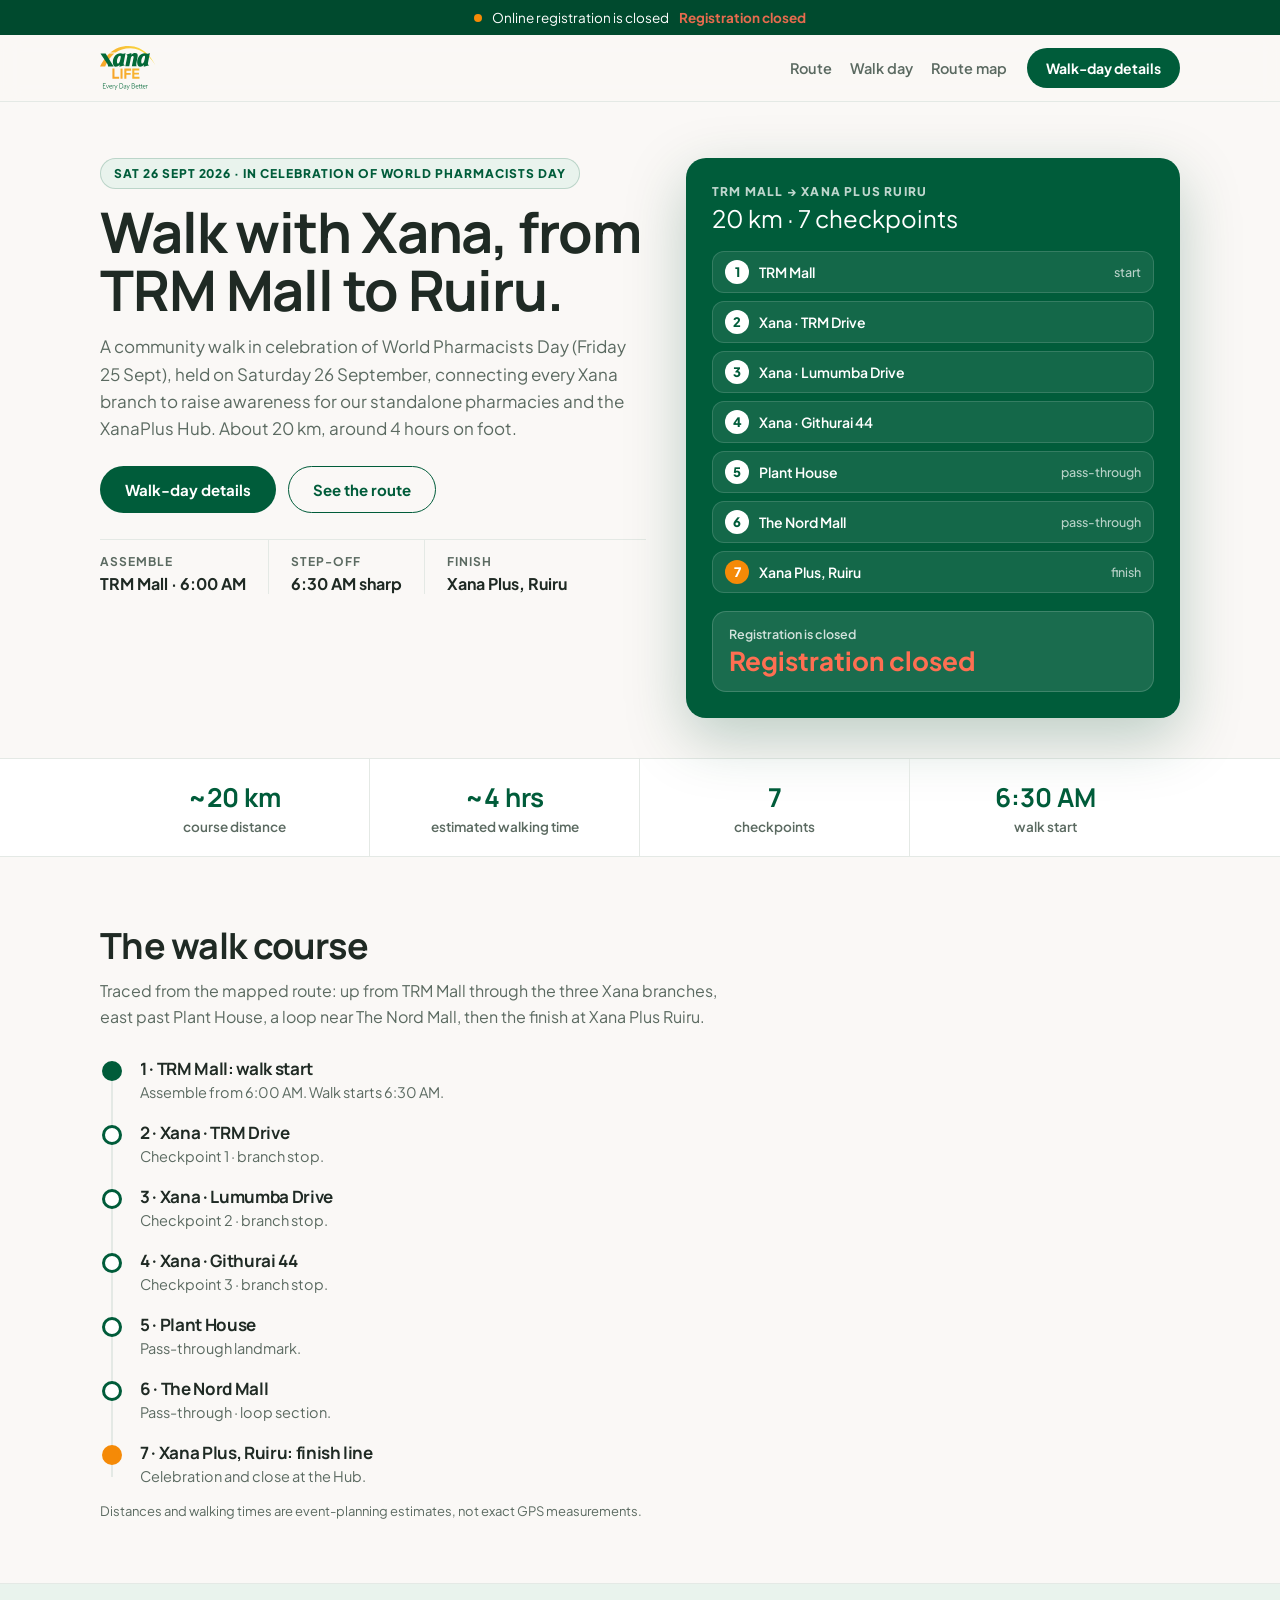
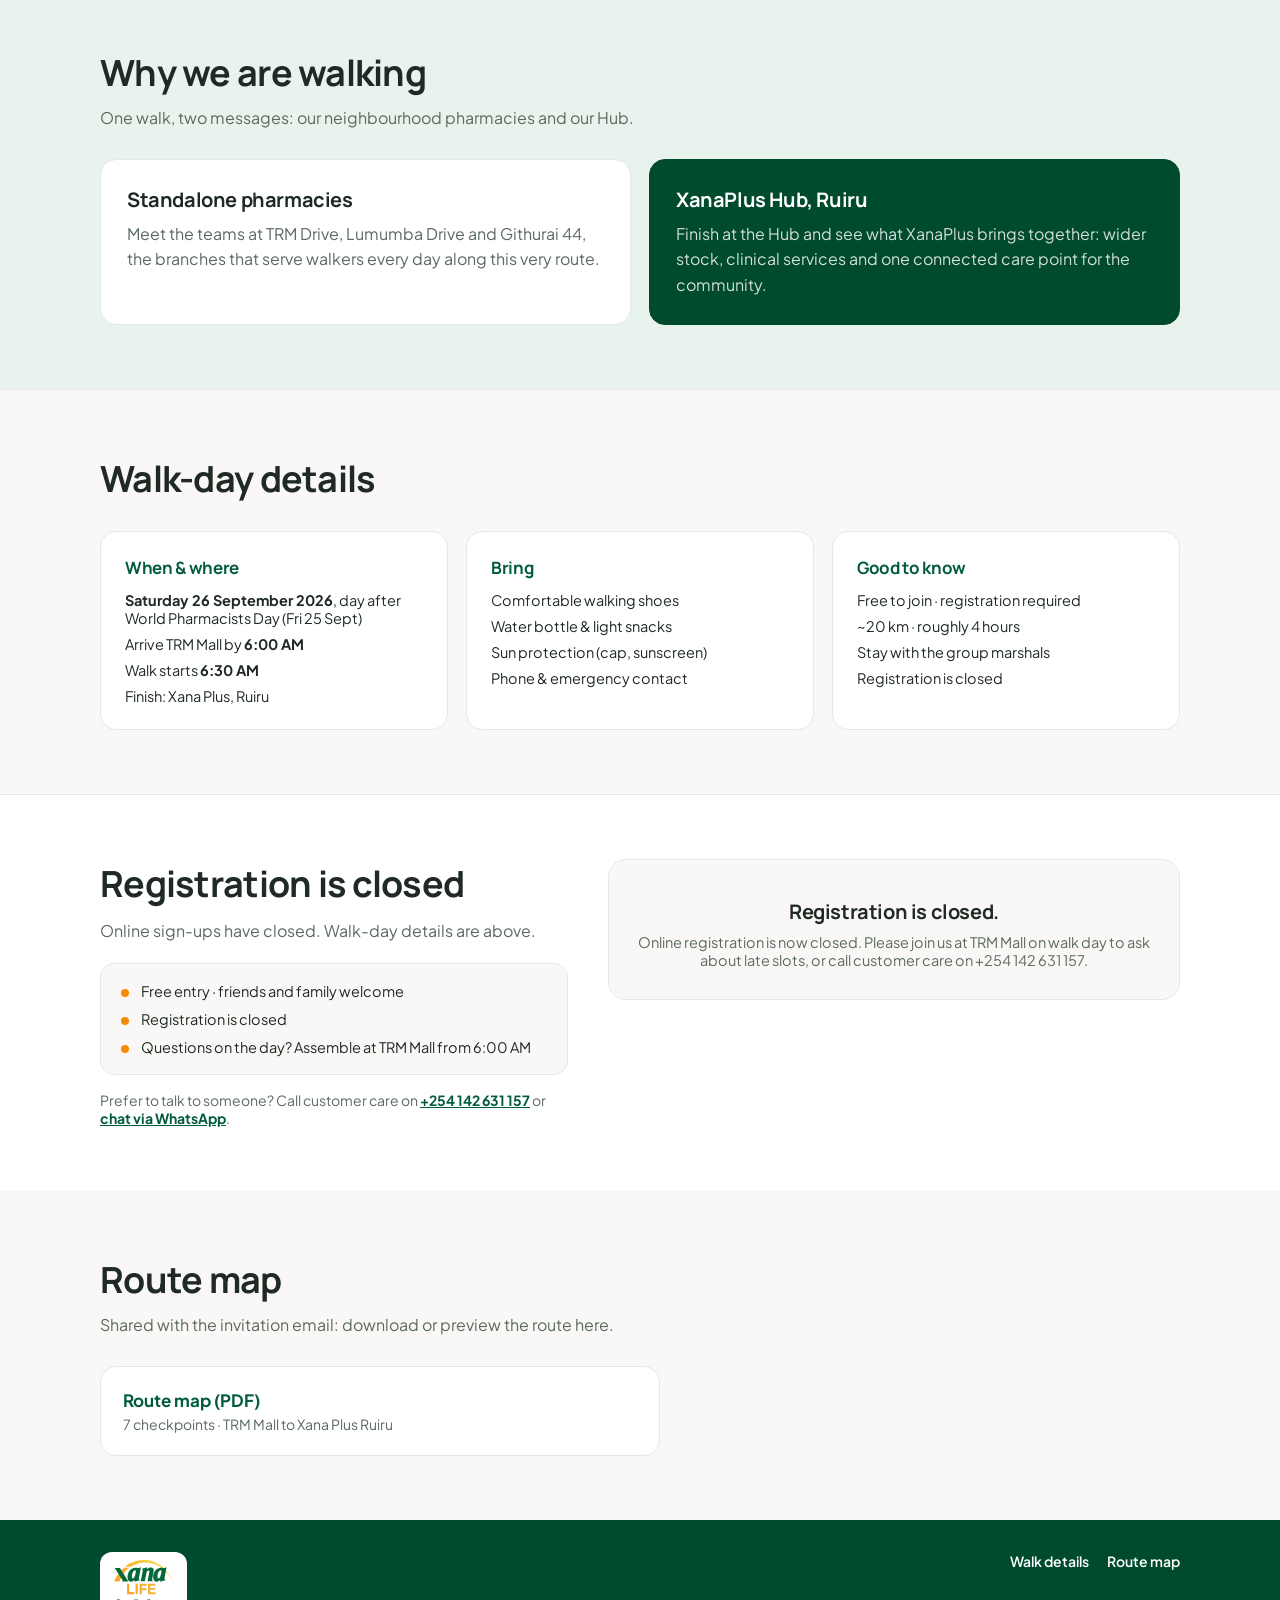
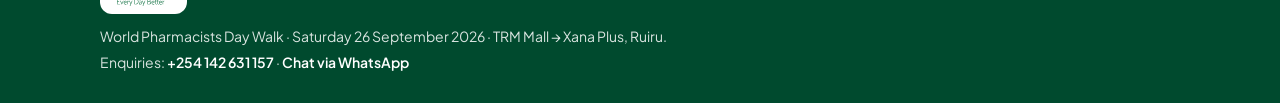
<file: index.html>
<!doctype html>
<html lang="en">
<head>
  <meta charset="UTF-8" />
  <meta name="viewport" content="width=device-width, initial-scale=1.0" />
  <title>Xana World Pharmacists Day Walk: Register | Sat 26 Sept 2026</title>
  <meta name="description" content="Join the Xana World Pharmacists Day Walk, TRM Mall to Xana Plus Ruiru, Saturday 26 September 2026." />
  <link rel="preconnect" href="https://fonts.googleapis.com" />
  <link rel="preconnect" href="https://fonts.gstatic.com" crossorigin />
  <link href="https://fonts.googleapis.com/css2?family=Manrope:wght@500;600;700;800&family=Plus+Jakarta+Sans:wght@400;500;600;700&display=swap" rel="stylesheet" />
  <link rel="stylesheet" href="./styles.css" />
  <link rel="icon" href="./assets/logo.svg" type="image/svg+xml" />
</head>
<body>
  <a class="skip" href="#register">Skip to registration</a>

  <!-- Top deadline bar. The ticking countdown is decorative for AT: the exact
       deadline is spelled out next to it. script.js rewrites the whole line to
       "Online registration is closed" once registration shuts. -->
  <div class="deadline-bar">
    <span class="dot" aria-hidden="true"></span>
    <span id="deadlineBarText">Registration closes <strong id="deadlineLabelTop">Wednesday 23 Sept · 9:00 PM EAT</strong></span>
    <span class="countdown-mini" id="countdownMini" data-cd>
      <span class="cd-lead" aria-hidden="true">·</span>
      <span class="cd-parts" aria-hidden="true">
        <span class="cd-days" data-cd-days><span class="cd-num" data-cd-num="d"></span><span class="cd-unit">d</span><span class="cd-sep">:</span></span><span class="cd-seg"><span class="cd-num" data-cd-num="h"></span><span class="cd-unit">h</span></span><span class="cd-sep">:</span><span class="cd-seg"><span class="cd-num" data-cd-num="m"></span><span class="cd-unit">m</span></span><span class="cd-sep">:</span><span class="cd-seg cd-secs"><span class="cd-num" data-cd-num="s"></span><span class="cd-unit">s</span></span>
      </span>
      <span class="cd-tail">left</span>
      <span class="cd-closed">Registration closed</span>
    </span>
  </div>

  <!-- Nav -->
  <header class="nav">
    <div class="wrap nav-inner">
      <a class="brand" href="#top" aria-label="Xana Life home">
        <img class="brand-logo" src="./assets/logo.svg" alt="Xana Life, Every Day Better" />
      </a>
      <nav class="nav-links" aria-label="Page sections">
        <a href="#route">Route</a>
        <a href="#details">Walk day</a>
        <a href="#documents">Route map</a>
      </nav>
      <a class="btn btn-primary btn-sm btn-pulse" id="navCta" href="#register">Register free</a>
    </div>
  </header>

  <main id="top">
    <!-- HERO: split layout -->
    <section class="hero">
      <div class="wrap hero-grid">
        <div class="hero-copy">
          <p class="kicker"><span class="kicker-pill">SAT 26 SEPT 2026 · IN CELEBRATION OF WORLD PHARMACISTS DAY</span></p>
          <h1>Walk with Xana, from TRM Mall to Ruiru.</h1>
          <p class="lede">A community walk in celebration of World Pharmacists Day (Friday 25 Sept), held on Saturday 26 September, connecting every Xana branch to raise awareness for our standalone pharmacies and the XanaPlus Hub. About 20&nbsp;km, around 4 hours on foot.</p>
          <div class="hero-cta">
            <a class="btn btn-primary" id="heroCta" href="#register">Register for the walk</a>
            <a class="btn btn-ghost" href="#route">See the route</a>
          </div>
          <dl class="hero-meta">
            <div><dt>Assemble</dt><dd>TRM Mall · 6:00 AM</dd></div>
            <div><dt>Step-off</dt><dd>6:30 AM sharp</dd></div>
            <div><dt>Finish</dt><dd>Xana Plus, Ruiru</dd></div>
          </dl>
        </div>

        <aside class="hero-card" aria-label="Walk summary">
          <div class="hero-card-head">
            <p class="hero-card-eyebrow">TRM MALL → XANA PLUS RUIRU</p>
            <p class="hero-card-title">20 km · 7 checkpoints</p>
          </div>
          <ol class="mini-route">
            <li><span class="n">1</span> TRM Mall <em>start</em></li>
            <li><span class="n">2</span> Xana · TRM Drive</li>
            <li><span class="n">3</span> Xana · Lumumba Drive</li>
            <li><span class="n">4</span> Xana · Githurai 44</li>
            <li><span class="n">5</span> Plant House <em>pass-through</em></li>
            <li><span class="n">6</span> The Nord Mall <em>pass-through</em></li>
            <li><span class="n n-finish">7</span> Xana Plus, Ruiru <em>finish</em></li>
          </ol>
          <div class="countdown-box">
            <p class="countdown-label" id="countdownLabel">Registration closes in</p>
            <p class="countdown" id="countdown" data-cd>
              <span class="cd-parts" aria-hidden="true">
                <span class="cd-days" data-cd-days><span class="cd-num" data-cd-num="d"></span><span class="cd-unit">d</span><span class="cd-sep">:</span></span><span class="cd-seg"><span class="cd-num" data-cd-num="h"></span><span class="cd-unit">h</span></span><span class="cd-sep">:</span><span class="cd-seg"><span class="cd-num" data-cd-num="m"></span><span class="cd-unit">m</span></span><span class="cd-sep">:</span><span class="cd-seg cd-secs"><span class="cd-num" data-cd-num="s"></span><span class="cd-unit">s</span></span>
              </span>
              <span class="cd-closed">Registration closed</span>
              <span class="sr-only" data-cd-a11y></span>
            </p>
            <p class="countdown-sub" id="deadlineLabelCard">Wednesday 23 Sept · 9:00 PM EAT</p>
          </div>
        </aside>
      </div>
    </section>

    <!-- STATS -->
    <section class="stats" aria-label="Walk facts">
      <div class="wrap stats-grid">
        <div class="stat"><strong>~20 km</strong><span>course distance</span></div>
        <div class="stat"><strong>~4 hrs</strong><span>estimated walking time</span></div>
        <div class="stat"><strong>7</strong><span>checkpoints</span></div>
        <div class="stat"><strong>6:30 AM</strong><span>walk start</span></div>
      </div>
    </section>

    <!-- ROUTE -->
    <section class="section" id="route">
      <div class="wrap">
        <div class="section-head">
          <h2>The walk course</h2>
          <p>Traced from the mapped route: up from TRM Mall through the three Xana branches, east past Plant House, a loop near The Nord Mall, then the finish at Xana Plus Ruiru.</p>
        </div>
        <ol class="timeline">
          <li class="t-start">
            <span class="t-dot" aria-hidden="true"></span>
            <div><h3>1 · TRM Mall: walk start</h3><p>Assemble from 6:00 AM. Walk starts 6:30 AM.</p></div>
          </li>
          <li>
            <span class="t-dot" aria-hidden="true"></span>
            <div><h3>2 · Xana · TRM Drive</h3><p>Checkpoint 1 · branch stop.</p></div>
          </li>
          <li>
            <span class="t-dot" aria-hidden="true"></span>
            <div><h3>3 · Xana · Lumumba Drive</h3><p>Checkpoint 2 · branch stop.</p></div>
          </li>
          <li>
            <span class="t-dot" aria-hidden="true"></span>
            <div><h3>4 · Xana · Githurai 44</h3><p>Checkpoint 3 · branch stop.</p></div>
          </li>
          <li class="t-pass">
            <span class="t-dot" aria-hidden="true"></span>
            <div><h3>5 · Plant House</h3><p>Pass-through landmark.</p></div>
          </li>
          <li class="t-pass">
            <span class="t-dot" aria-hidden="true"></span>
            <div><h3>6 · The Nord Mall</h3><p>Pass-through · loop section.</p></div>
          </li>
          <li class="t-finish">
            <span class="t-dot" aria-hidden="true"></span>
            <div><h3>7 · Xana Plus, Ruiru: finish line</h3><p>Celebration and close at the Hub.</p></div>
          </li>
        </ol>
        <p class="fineprint">Distances and walking times are event-planning estimates, not exact GPS measurements.</p>
      </div>
    </section>

    <!-- PURPOSE -->
    <section class="section section-tint" id="purpose">
      <div class="wrap">
        <div class="section-head">
          <h2>Why we are walking</h2>
          <p>One walk, two messages: our neighbourhood pharmacies and our Hub.</p>
        </div>
        <div class="purpose-grid">
          <article class="purpose-card">
            <h3>Standalone pharmacies</h3>
            <p>Meet the teams at TRM Drive, Lumumba Drive and Githurai 44, the branches that serve walkers every day along this very route.</p>
          </article>
          <article class="purpose-card purpose-card-dark">
            <h3>XanaPlus Hub, Ruiru</h3>
            <p>Finish at the Hub and see what XanaPlus brings together: wider stock, clinical services and one connected care point for the community.</p>
          </article>
        </div>
      </div>
    </section>

    <!-- WALK DAY DETAILS -->
    <section class="section" id="details">
      <div class="wrap">
        <div class="section-head">
          <h2>Walk-day details</h2>
        </div>
        <div class="details-grid">
          <article class="detail">
            <h3>When &amp; where</h3>
            <ul>
              <li><strong>Saturday 26 September 2026</strong>, day after World Pharmacists Day (Fri 25 Sept)</li>
              <li>Arrive TRM Mall by <strong>6:00 AM</strong></li>
              <li>Walk starts <strong>6:30 AM</strong></li>
              <li>Finish: Xana Plus, Ruiru</li>
            </ul>
          </article>
          <article class="detail">
            <h3>Bring</h3>
            <ul>
              <li>Comfortable walking shoes</li>
              <li>Water bottle &amp; light snacks</li>
              <li>Sun protection (cap, sunscreen)</li>
              <li>Phone &amp; emergency contact</li>
            </ul>
          </article>
          <article class="detail">
            <h3>Good to know</h3>
            <ul>
              <li>Free to join · registration required</li>
              <li>~20 km · roughly 4 hours</li>
              <li>Stay with the group marshals</li>
              <li id="detailCloses">Registration closes Wed 9:00 PM</li>
            </ul>
          </article>
        </div>
      </div>
    </section>

    <!-- REGISTER -->
    <section class="section section-register" id="register">
      <div class="wrap register-grid">
        <div class="register-copy">
          <h2 id="registerHeading">Register for the walk</h2>
          <p id="registerLede">Fill in your details below. Your registration is emailed straight to the organizing team so we can keep track of numbers.</p>
          <ul class="register-points">
            <li>Free entry · friends and family welcome</li>
            <li id="registerCloses">Closes <strong id="deadlineLabelForm">Wednesday 23 Sept · 9:00 PM EAT</strong></li>
            <li>Questions on the day? Assemble at TRM Mall from 6:00 AM</li>
          </ul>
          <div class="register-alt">
            <p>Prefer to talk to someone? Call customer care on <a href="tel:+254142631157">+254 142 631 157</a> or <a href="https://wa.me/254142631157?text=Hello%20Xana%20Life%2C%20I%20have%20a%20question%20about%20the%20World%20Pharmacists%20Day%20Walk." target="_blank" rel="noopener">chat via WhatsApp</a>.</p>
          </div>
        </div>

        <form id="walkForm" class="form" novalidate>
          <div class="field">
            <label for="fullName">Full name</label>
            <input id="fullName" name="fullName" type="text" autocomplete="name" placeholder="e.g. Wanjiru Kamau" required />
            <p class="error" id="errName" hidden>Please enter your full name.</p>
          </div>
          <div class="field">
            <label for="phone">Phone number</label>
            <input id="phone" name="phone" type="tel" autocomplete="tel" placeholder="e.g. 0712 345 678" required />
            <p class="error" id="errPhone" hidden>Please enter a valid phone number.</p>
          </div>
          <div class="field">
            <label for="email">Email address <span class="optional-tag">(optional)</span></label>
            <input id="email" name="email" type="email" autocomplete="email" placeholder="you@example.com" />
            <p class="error" id="errEmail" hidden>That email address does not look valid. Leave it blank if you have none.</p>
          </div>
          <div class="field">
            <label for="tshirtBtn">T-shirt size</label>
            <div class="dd" id="tshirtDD">
              <button type="button" class="dd-btn" id="tshirtBtn" aria-haspopup="listbox" aria-expanded="false">
                <span id="tshirtBtnLabel" class="dd-placeholder">Select your size</span>
              </button>
              <ul class="dd-list" id="tshirtList" role="listbox" aria-label="T-shirt size" hidden>
                <li role="option" data-value="XS" aria-selected="false" tabindex="-1">XS</li>
                <li role="option" data-value="S" aria-selected="false" tabindex="-1">S</li>
                <li role="option" data-value="M" aria-selected="false" tabindex="-1">M</li>
                <li role="option" data-value="L" aria-selected="false" tabindex="-1">L</li>
                <li role="option" data-value="XL" aria-selected="false" tabindex="-1">XL</li>
                <li role="option" data-value="XXL" aria-selected="false" tabindex="-1">XXL</li>
              </ul>
              <input type="hidden" id="tshirt" name="tshirt" value="" />
            </div>
            <p class="error" id="errTshirt" hidden>Please pick a T-shirt size.</p>
          </div>
          <div class="field field-check">
            <input id="consent" name="consent" type="checkbox" required />
            <label for="consent">I confirm I am fit to walk ~20 km and agree to follow the marshals' guidance.</label>
          </div>
          <p class="error" id="errConsent" hidden>Please tick the consent box to register.</p>

          <button class="btn btn-primary btn-block" type="submit" id="submitBtn">Submit registration</button>
          <p class="form-note" id="formNote">Submissions go to the organizing team inbox.</p>

          <div class="form-success" id="formSuccess" hidden role="status">
            <h3>You are registered.</h3>
            <p id="successMsg">Karibu! See you at TRM Mall on Saturday 26 Sept by 6:00 AM. Your details were sent to the organizing team.</p>
            <p class="ref">Reference: <strong id="regRef">...</strong></p>
          </div>
        </form>
      </div>
    </section>

    <!-- DOCUMENTS -->
    <section class="section" id="documents">
      <div class="wrap">
        <div class="section-head">
          <h2>Route map</h2>
          <p>Shared with the invitation email: download or preview the route here.</p>
        </div>
        <div class="docs-grid">
          <a class="doc-card" href="./assets/Xana-Walk-Route.pdf" target="_blank" rel="noopener">
            <strong>Route map (PDF)</strong>
            <span>7 checkpoints · TRM Mall to Xana Plus Ruiru</span>
          </a>
        </div>
      </div>
    </section>
  </main>

  <footer class="footer">
    <div class="wrap footer-inner">
      <div>
        <p class="footer-logo-chip"><img src="./assets/logo.svg" alt="Xana Life, Every Day Better" /></p>
        <p>World Pharmacists Day Walk · Saturday 26 September 2026 · TRM Mall → Xana Plus, Ruiru.</p>
        <p class="footer-contact">Enquiries: <a href="tel:+254142631157">+254 142 631 157</a> · <a href="https://wa.me/254142631157?text=Hello%20Xana%20Life%2C%20I%20have%20an%20enquiry%20about%20the%20World%20Pharmacists%20Day%20Walk." target="_blank" rel="noopener">Chat via WhatsApp</a></p>
      </div>
      <div class="footer-right">
        <a href="#register" id="footerRegister">Register</a>
        <a href="./assets/Xana-Walk-Route.pdf" target="_blank" rel="noopener">Route map</a>
      </div>
    </div>
  </footer>

  <script src="./config.js"></script>
  <script src="./script.js"></script>
</body>
</html>
</file>
<file: styles.css>
/* Xana World Pharmacists Day Walk: brand-matched styles.
   Tokens borrowed from the xana-skincare inspiration site:
   brand #005c3a · brand-dark #004a2e · tint #e9f3ed · accent #f58a07 · cream #faf8f6 */

:root {
  --brand: #005c3a;
  --brand-dark: #004a2e;
  --brand-tint: #e9f3ed;
  --accent: #f58a07;
  --alert: #ff6f52;
  --cream: #faf8f6;
  --ink: #1f2a24;
  --muted: #5b6a61;
  --line: #e4e9e5;
  --card: #ffffff;
  --radius: 16px;
  --font-body: "Plus Jakarta Sans", system-ui, -apple-system, "Segoe UI", sans-serif;
  --font-display: "Manrope", system-ui, -apple-system, "Segoe UI", sans-serif;
}

* { box-sizing: border-box; }
html { scroll-behavior: smooth; }
body {
  margin: 0;
  font-family: var(--font-body);
  background: var(--cream);
  color: var(--ink);
  -webkit-font-smoothing: antialiased;
  min-height: 100dvh;
  display: flex;
  flex-direction: column;
}
main { flex: 1; }
h1, h2, h3 { font-family: var(--font-display); letter-spacing: -0.02em; margin: 0; }
p { margin: 0; }
a { color: inherit; }

.skip {
  position: absolute; left: -9999px; top: 0;
  background: var(--brand); color: #fff; padding: 10px 16px; z-index: 100;
}
.skip:focus { left: 8px; top: 8px; border-radius: 8px; }

.sr-only {
  position: absolute; width: 1px; height: 1px; padding: 0; margin: -1px;
  overflow: hidden; clip: rect(0 0 0 0); white-space: nowrap; border: 0;
}

.wrap { max-width: 1120px; margin: 0 auto; padding: 0 20px; }

/* Deadline bar */
.deadline-bar {
  background: var(--brand-dark); color: #fff;
  font-size: 13.5px; text-align: center;
  padding: 9px 16px; display: flex; gap: 10px;
  align-items: center; justify-content: center; flex-wrap: wrap;
}
.deadline-bar .dot { width: 8px; height: 8px; border-radius: 50%; background: var(--accent); display: inline-block; }
.countdown-mini { font-variant-numeric: tabular-nums; opacity: 0.9; }

/* Nav */
.nav {
  position: sticky; top: 0; z-index: 40;
  background: rgba(250, 248, 246, 0.9);
  backdrop-filter: blur(10px);
  border-bottom: 1px solid var(--line);
}
.nav-inner { display: flex; align-items: center; gap: 20px; height: 66px; }
.brand { display: flex; align-items: center; text-decoration: none; }
.brand-logo { height: 44px; width: auto; display: block; }
.nav-links { margin-left: auto; display: flex; gap: 18px; font-size: 14.5px; font-weight: 600; }
.nav-links a { text-decoration: none; color: var(--muted); }
.nav-links a:hover { color: var(--brand); }

/* Buttons: one label per intent ("Register") */
.btn {
  display: inline-flex; align-items: center; justify-content: center;
  font-weight: 700; font-size: 15px; text-decoration: none;
  padding: 13px 24px; border-radius: 999px; border: 1px solid transparent;
  cursor: pointer; transition: transform 0.15s ease, background 0.15s ease;
  white-space: nowrap;
}
.btn:active { transform: scale(0.98); }
.btn-primary { background: var(--brand); color: #fff; }
.btn-primary:hover { background: var(--brand-dark); }
.btn-ghost { background: transparent; border-color: var(--brand); color: var(--brand); }
.btn-ghost:hover { background: var(--brand-tint); }
.btn-sm { padding: 10px 18px; font-size: 14px; }
.btn-block { width: 100%; }
.btn[disabled] { opacity: 0.6; cursor: wait; }

/* Animated nav CTA: gentle brand-green ping to draw the eye */
.btn-pulse { animation: cta-ping 2.4s ease-out infinite; }
@keyframes cta-ping {
  0% { box-shadow: 0 0 0 0 rgba(0, 92, 58, 0.45); }
  70% { box-shadow: 0 0 0 12px rgba(0, 92, 58, 0); }
  100% { box-shadow: 0 0 0 0 rgba(0, 92, 58, 0); }
}

/* Hero: split */
.hero { padding: 56px 0 40px; }
.hero-grid { display: grid; grid-template-columns: 1.05fr 0.95fr; gap: 40px; align-items: start; }
.kicker { margin-bottom: 14px; }
.kicker-pill {
  display: inline-block; font-size: 12px; font-weight: 800; letter-spacing: 0.08em;
  background: var(--brand-tint); color: var(--brand);
  border: 1px solid rgba(0, 92, 58, 0.2);
  padding: 7px 13px; border-radius: 999px;
}
.hero-copy h1 { font-size: clamp(34px, 5vw, 56px); line-height: 1.04; }
.lede { margin-top: 14px; font-size: 17px; line-height: 1.6; color: var(--muted); max-width: 34rem; }
.hero-cta { display: flex; gap: 12px; margin-top: 24px; flex-wrap: wrap; }
.hero-meta { display: flex; gap: 0; margin-top: 26px; border-top: 1px solid var(--line); }
.hero-meta div { padding: 14px 22px 0 0; margin-right: 22px; border-right: 1px solid var(--line); }
.hero-meta div:last-child { border-right: 0; }
.hero-meta dt { font-size: 12px; text-transform: uppercase; letter-spacing: 0.08em; color: var(--muted); font-weight: 700; }
.hero-meta dd { margin: 4px 0 0; font-weight: 700; }

.hero-card {
  background: var(--brand); color: #fff;
  border-radius: 20px; padding: 26px;
  box-shadow: 0 20px 60px rgba(0, 74, 46, 0.25);
}
.hero-card-eyebrow { font-size: 12px; letter-spacing: 0.1em; font-weight: 800; opacity: 0.75; }
.hero-card-title { font-size: 24px; margin-top: 4px; }
.mini-route { list-style: none; margin: 18px 0 0; padding: 0; display: grid; gap: 8px; }
.mini-route li {
  display: flex; align-items: center; gap: 10px;
  background: rgba(255, 255, 255, 0.08);
  border: 1px solid rgba(255, 255, 255, 0.14);
  padding: 8px 12px; border-radius: 12px; font-size: 14px; font-weight: 600;
}
.mini-route em { font-style: normal; font-weight: 500; opacity: 0.7; font-size: 12.5px; margin-left: auto; }
.mini-route .n {
  width: 24px; height: 24px; border-radius: 50%;
  background: #fff; color: var(--brand);
  display: grid; place-items: center; font-size: 13px; font-weight: 800; flex-shrink: 0;
}
.mini-route .n-finish { background: var(--accent); color: #fff; }
.countdown-box { margin-top: 18px; background: rgba(255,255,255,0.1); border: 1px solid rgba(255,255,255,0.16); border-radius: 14px; padding: 14px 16px; }
.countdown-label { font-size: 12.5px; opacity: 0.8; font-weight: 600; }
.countdown { font-size: 26px; font-weight: 800; font-variant-numeric: tabular-nums; margin-top: 2px; }
.countdown-sub { font-size: 13px; opacity: 0.8; margin-top: 2px; }

/* Countdown component: shared by the top deadline bar and the hero card.
   script.js rewrites the four numbers each second, pulses .cd-secs, and sets
   body[data-urgency] so urgency reads at a glance. Digits are never turned
   into a flashing block: the escalation is colour, glow, blinking colons and
   a dot ping. */
.countdown, .countdown-mini {
  display: inline-flex; align-items: baseline;
  font-variant-numeric: tabular-nums;
  transition: color 0.5s ease;
  visibility: hidden; /* revealed once script.js sets data-urgency */
}
body[data-urgency] .countdown,
body[data-urgency] .countdown-mini { visibility: visible; }
.cd-parts { display: inline-flex; align-items: baseline; }
.cd-seg, .cd-days { display: inline-flex; align-items: baseline; }
.cd-days.is-off { display: none; } /* under a day left: hours lead, as before */
.cd-num { font-variant-numeric: tabular-nums; }
.cd-unit { font-size: 0.72em; font-weight: 600; opacity: 0.85; margin-left: 1px; }
.countdown-mini .cd-unit { font-size: 0.85em; } /* 13.5px bar: don't shrink below ~11px */
.cd-sep { opacity: 0.6; padding: 0 2px; }
.cd-tail { opacity: 0.75; margin-left: 3px; }
.cd-closed { display: none; }

/* Urgency glow, not opacity: the digits stay fully legible while the colour
   breathes. Kept off the element's opacity so it never multiplies with the
   per-second pulse running on the seconds group. */
@keyframes cd-glow-warn {
  0%, 100% { text-shadow: 0 0 0 rgba(245, 138, 7, 0); }
  50% { text-shadow: 0 0 14px rgba(245, 138, 7, 0.6); }
}
@keyframes cd-glow-urgent {
  0%, 100% { text-shadow: 0 0 0 rgba(255, 111, 82, 0); }
  50% { text-shadow: 0 0 16px rgba(255, 111, 82, 0.7); }
}
@keyframes cd-colon { 0%, 49% { opacity: 0.6; } 50%, 100% { opacity: 0.22; } }
@keyframes cd-dot {
  0% { box-shadow: 0 0 0 0 rgba(245, 138, 7, 0.55); }
  70% { box-shadow: 0 0 0 10px rgba(245, 138, 7, 0); }
  100% { box-shadow: 0 0 0 0 rgba(245, 138, 7, 0); }
}

/* Final 24 hours: amber, slow glow, blinking clock colons, pinging dot. */
body[data-urgency="warn"] .countdown, body[data-urgency="warn"] .countdown-mini {
  color: var(--accent);
  animation: cd-glow-warn 2.6s ease-in-out infinite;
}
body[data-urgency="warn"] .cd-sep { animation: cd-colon 1s steps(1, end) infinite; }
body[data-urgency="warn"] .deadline-bar .dot { animation: cd-dot 1.8s ease-out infinite; }

/* Final 6 hours: red, faster glow, faster dot ping, harder second pulse. */
body[data-urgency="urgent"] .countdown, body[data-urgency="urgent"] .countdown-mini {
  color: var(--alert);
  animation: cd-glow-urgent 1.15s ease-in-out infinite;
}
body[data-urgency="urgent"] .cd-sep { animation: cd-colon 1s steps(1, end) infinite; }
body[data-urgency="urgent"] .deadline-bar .dot { background: var(--alert); animation: cd-dot 0.9s ease-out infinite; }

body[data-urgency="closed"] .cd-parts,
body[data-urgency="closed"] .cd-lead,
body[data-urgency="closed"] .cd-tail { display: none; }
body[data-urgency="closed"] .cd-closed { display: inline; color: var(--alert); font-weight: 700; }

/* Stats */
.stats { border-top: 1px solid var(--line); border-bottom: 1px solid var(--line); background: #fff; }
.stats-grid { display: grid; grid-template-columns: repeat(4, 1fr); }
.stat { padding: 20px 16px; text-align: center; border-right: 1px solid var(--line); }
.stat:last-child { border-right: 0; }
.stat strong { display: block; font-family: var(--font-display); font-size: 26px; color: var(--brand); }
.stat span { font-size: 13.5px; color: var(--muted); font-weight: 600; }

/* Sections */
.section { padding: 64px 0; }
.section-tint { background: var(--brand-tint); border-top: 1px solid var(--line); border-bottom: 1px solid var(--line); }
.section-head { max-width: 640px; margin-bottom: 28px; }
.section-head h2 { font-size: clamp(26px, 3.4vw, 36px); }
.section-head p { margin-top: 8px; color: var(--muted); line-height: 1.6; }
.fineprint { margin-top: 18px; font-size: 13px; color: var(--muted); }

/* Timeline */
.timeline { list-style: none; margin: 0; padding: 0; position: relative; }
.timeline::before {
  content: ""; position: absolute; left: 11px; top: 8px; bottom: 8px; width: 2px;
  background: var(--line);
}
.timeline li { position: relative; padding: 0 0 20px 40px; }
.timeline li:last-child { padding-bottom: 0; }
.t-dot {
  position: absolute; left: 2px; top: 4px; width: 20px; height: 20px;
  border-radius: 50%; background: #fff; border: 3px solid var(--brand);
}
.t-start .t-dot { background: var(--brand); }
.t-finish .t-dot { background: var(--accent); border-color: var(--accent); }
.timeline h3 { font-size: 17px; }
.timeline p { color: var(--muted); font-size: 14.5px; margin-top: 3px; }

/* Purpose */
.purpose-grid { display: grid; grid-template-columns: 1fr 1fr; gap: 18px; }
.purpose-card { background: #fff; border: 1px solid var(--line); border-radius: var(--radius); padding: 26px; }
.purpose-card h3 { font-size: 20px; margin-bottom: 8px; }
.purpose-card p { color: var(--muted); line-height: 1.6; }
.purpose-card-dark { background: var(--brand-dark); color: #fff; border-color: var(--brand-dark); }
.purpose-card-dark p { color: rgba(255, 255, 255, 0.82); }

/* Details */
.details-grid { display: grid; grid-template-columns: repeat(3, 1fr); gap: 18px; }
.detail { background: #fff; border: 1px solid var(--line); border-radius: var(--radius); padding: 24px; }
.detail h3 { font-size: 17px; margin-bottom: 12px; color: var(--brand); }
.detail ul { list-style: none; margin: 0; padding: 0; display: grid; gap: 8px; font-size: 14.5px; color: var(--ink); }
.detail li strong { font-weight: 700; }

/* Register */
.section-register { background: #fff; border-top: 1px solid var(--line); }
.register-grid { display: grid; grid-template-columns: 0.9fr 1.1fr; gap: 40px; align-items: start; }
.register-copy h2 { font-size: clamp(26px, 3.4vw, 36px); }
.register-copy > p { margin-top: 10px; color: var(--muted); line-height: 1.6; }
.register-points { list-style: none; margin: 20px 0 0; padding: 18px; background: var(--cream); border: 1px solid var(--line); border-radius: 14px; display: grid; gap: 10px; font-size: 14.5px; }
.register-points li { padding-left: 22px; position: relative; }
.register-points li::before { content: ""; position: absolute; left: 2px; top: 7px; width: 8px; height: 8px; border-radius: 50%; background: var(--accent); }
.register-alt { margin-top: 16px; font-size: 14px; color: var(--muted); }
.register-alt a { color: var(--brand); font-weight: 700; }

.form { background: var(--cream); border: 1px solid var(--line); border-radius: 18px; padding: 26px; }
.field { margin-bottom: 16px; }
.field label { display: block; font-size: 14px; font-weight: 700; margin-bottom: 6px; }
.optional-tag { font-weight: 500; color: var(--muted); }
.field input[type="text"], .field input[type="tel"], .field input[type="email"] {
  width: 100%; padding: 13px 14px; font-size: 16px; font-family: inherit; /* 16px stops iOS auto-zoom on focus */
  border: 1.5px solid var(--line); border-radius: 12px; background: #fff; color: var(--ink);
}
.field input:focus { outline: none; border-color: var(--brand); box-shadow: 0 0 0 3px rgba(0, 92, 58, 0.14); }

/* T-shirt dropdown: custom button + listbox, Xana styled, roomy on mobile */
.dd { position: relative; }
.dd-btn {
  width: 100%; min-height: 52px;
  display: flex; align-items: center;
  padding: 13px 42px 13px 14px;
  font-size: 16px; font-family: inherit; font-weight: 600;
  color: var(--ink); background-color: #fff;
  border: 1.5px solid var(--line); border-radius: 12px; cursor: pointer;
  background-image: url("data:image/svg+xml;charset=UTF-8,%3Csvg xmlns='http://www.w3.org/2000/svg' width='16' height='16' viewBox='0 0 16 16' fill='none'%3E%3Cpath d='M4 6l4 4 4-4' stroke='%23005c3a' stroke-width='2' stroke-linecap='round' stroke-linejoin='round'/%3E%3C/svg%3E");
  background-repeat: no-repeat;
  background-position: right 14px center;
  background-size: 16px 16px;
}
.dd-btn .dd-placeholder { color: var(--muted); font-weight: 500; }
.dd-btn.has-value .dd-placeholder { color: var(--ink); font-weight: 700; }
.dd-btn:focus { outline: none; border-color: var(--brand); box-shadow: 0 0 0 3px rgba(0, 92, 58, 0.14); }
.dd-btn:disabled { opacity: 0.6; cursor: default; }
.dd-list {
  position: absolute; top: calc(100% + 6px); left: 0; right: 0; z-index: 30;
  list-style: none; margin: 0; padding: 6px;
  background: #fff; border: 1.5px solid var(--line); border-radius: 12px;
  box-shadow: 0 12px 32px rgba(0, 42, 26, 0.14);
  max-height: 248px; overflow-y: auto;
}
.dd-list[hidden] { display: none; }
.dd-list li {
  padding: 12px 14px; font-size: 15.5px; font-weight: 500; border-radius: 8px;
  cursor: pointer; display: flex; align-items: center; justify-content: space-between;
}
.dd-list li:hover, .dd-list li.dd-active { background: var(--brand-tint); }
.dd-list li[aria-selected="true"] { font-weight: 800; color: var(--brand); }
.dd-list li[aria-selected="true"]::after { content: "\2713"; font-weight: 800; }
.field-check { display: flex; gap: 10px; align-items: flex-start; }
.field-check input { width: 22px; height: 22px; margin-top: 1px; accent-color: var(--brand); flex-shrink: 0; }
.field-check label { font-weight: 500; font-size: 14px; color: var(--muted); line-height: 1.5; }
.error { color: #b3261e; font-size: 13px; font-weight: 600; margin: 6px 0 0; }
.form-note { font-size: 13px; color: var(--muted); text-align: center; margin-top: 12px; }
.form-success { margin-top: 18px; background: var(--brand-tint); border: 1px solid rgba(0,92,58,0.25); border-radius: 14px; padding: 18px; }
.form-success h3 { color: var(--brand); font-size: 18px; }
.form-success p { font-size: 14.5px; margin-top: 6px; color: var(--ink); line-height: 1.55; }
.form-success .ref { font-size: 13.5px; color: var(--muted); }

/* Docs */
.docs-grid { display: grid; grid-template-columns: 1fr; gap: 18px; max-width: 560px; }
.doc-card {
  display: block; background: #fff; border: 1px solid var(--line); border-radius: var(--radius);
  padding: 22px; text-decoration: none;
}
.doc-card:hover { border-color: var(--brand); }
.doc-card strong { display: block; font-size: 17px; color: var(--brand); }
.doc-card span { display: block; margin-top: 4px; font-size: 14px; color: var(--muted); }

/* Footer */
.footer { background: var(--brand-dark); color: rgba(255,255,255,0.85); padding: 32px 0; font-size: 14px; }
.footer-inner { display: flex; gap: 20px; align-items: flex-start; justify-content: space-between; flex-wrap: wrap; }
.footer-logo-chip { display: inline-block; background: #fff; border-radius: 12px; padding: 8px 14px; margin: 0 0 10px; }
.footer-logo-chip img { height: 46px; width: auto; display: block; }
.footer-right { display: flex; gap: 18px; }
.footer-right a { color: #fff; text-decoration: none; font-weight: 600; }
.footer-right a:hover { text-decoration: underline; }
.footer-contact { margin-top: 8px; }
.footer-contact a { color: #fff; font-weight: 600; text-decoration: none; }
.footer-contact a:hover { text-decoration: underline; }

/* Closed state */
.form-closed { text-align: center; padding: 12px 0 4px; }
.form-closed h3 { font-size: 20px; }
.form-closed p { color: var(--muted); margin-top: 8px; font-size: 14.5px; }

/* Organizer count page (/count) */
.count-wrap { max-width: 640px; }
.count-card { margin-top: 24px; background: var(--brand-dark); color: #fff; border-radius: 20px; padding: 36px 28px; text-align: center; }
.count-total { font-family: var(--font-display); font-size: clamp(56px, 12vw, 96px); font-weight: 800; line-height: 1; font-variant-numeric: tabular-nums; }
.count-label { margin-top: 6px; font-size: 15px; opacity: 0.8; font-weight: 600; }
.count-updated { margin-top: 10px; font-size: 13px; opacity: 0.65; }
.count-days { margin-top: 28px; }
.count-days h2 { font-size: 20px; margin-bottom: 12px; }
.count-day-list { list-style: none; margin: 0; padding: 0; background: #fff; border: 1px solid var(--line); border-radius: 14px; overflow: hidden; }
.count-day-list li { display: flex; justify-content: space-between; align-items: center; padding: 12px 18px; font-size: 14.5px; border-bottom: 1px solid var(--line); }
.count-day-list li:last-child { border-bottom: 0; }
.count-day-list strong { color: var(--brand); font-size: 17px; }
.count-day-list li.total-row { background: var(--brand-tint); }
.count-day-list li.total-row span { font-weight: 800; }
.count-day-list li.total-row strong { color: var(--accent); font-size: 20px; font-weight: 800; }
#countSetup { margin-top: 24px; }

/* Images never overflow small screens; anchored sections clear the sticky nav */
img { max-width: 100%; }
.section, .stats { scroll-margin-top: 76px; }

/* Responsive */
@media (max-width: 900px) {
  .nav-links { display: none; }
  .nav-inner { gap: 12px; }
  .nav-inner .btn { margin-left: auto; } /* pin Register to the right edge when links are hidden */
  .hero-grid, .register-grid { grid-template-columns: 1fr; }
  .stats-grid { grid-template-columns: 1fr 1fr; }
  .stat:nth-child(2) { border-right: 0; }
  .stat { border-bottom: 1px solid var(--line); }
  .stat:nth-child(3), .stat:nth-child(4) { border-bottom: 0; }
  .purpose-grid, .details-grid, .docs-grid { grid-template-columns: 1fr; }
  .hero { padding-top: 36px; }
  .section { padding: 48px 0; }
  .hero-meta { flex-wrap: wrap; }
  .hero-meta div { padding-right: 16px; margin-right: 16px; margin-bottom: 12px; }
  .hero-card { padding: 20px; }
  .form { padding: 20px; }
}

/* Small phones: stack CTAs full-width, relax the meta row */
@media (max-width: 520px) {
  .wrap { padding: 0 16px; }
  .deadline-bar .dot { display: none; } /* dot wraps awkwardly on narrow screens */
  .brand-logo { height: 38px; }
  .hero-cta .btn { flex: 1 1 100%; padding: 15px 24px; }
  .hero-meta div { flex: 1 1 40%; }
  .hero-meta div:nth-child(2) { border-right: 0; margin-right: 0; }
  .countdown { font-size: 23px; }
  .section { padding: 40px 0; }
  .purpose-card, .detail { padding: 20px; }
}

@media (prefers-reduced-motion: reduce) {
  html { scroll-behavior: auto; }
  .btn { transition: none; }
  .btn-pulse { animation: none; }
  /* Urgency keeps its colour + steady halo, minus every blink. */
  body[data-urgency="warn"] .countdown, body[data-urgency="warn"] .countdown-mini,
  body[data-urgency="urgent"] .countdown, body[data-urgency="urgent"] .countdown-mini,
  body[data-urgency="warn"] .cd-sep, body[data-urgency="urgent"] .cd-sep,
  body[data-urgency="warn"] .deadline-bar .dot, body[data-urgency="urgent"] .deadline-bar .dot { animation: none; }
  body[data-urgency="warn"] .deadline-bar .dot { box-shadow: 0 0 0 3px rgba(245, 138, 7, 0.35); }
  body[data-urgency="urgent"] .deadline-bar .dot { box-shadow: 0 0 0 3px rgba(255, 111, 82, 0.4); }
  /* Steady halo instead of the breathing glow: same signal, no motion. */
  body[data-urgency="warn"] .countdown,
  body[data-urgency="warn"] .countdown-mini { text-shadow: 0 0 12px rgba(245, 138, 7, 0.45); }
  body[data-urgency="urgent"] .countdown,
  body[data-urgency="urgent"] .countdown-mini { text-shadow: 0 0 14px rgba(255, 111, 82, 0.5); }
}
</file>
